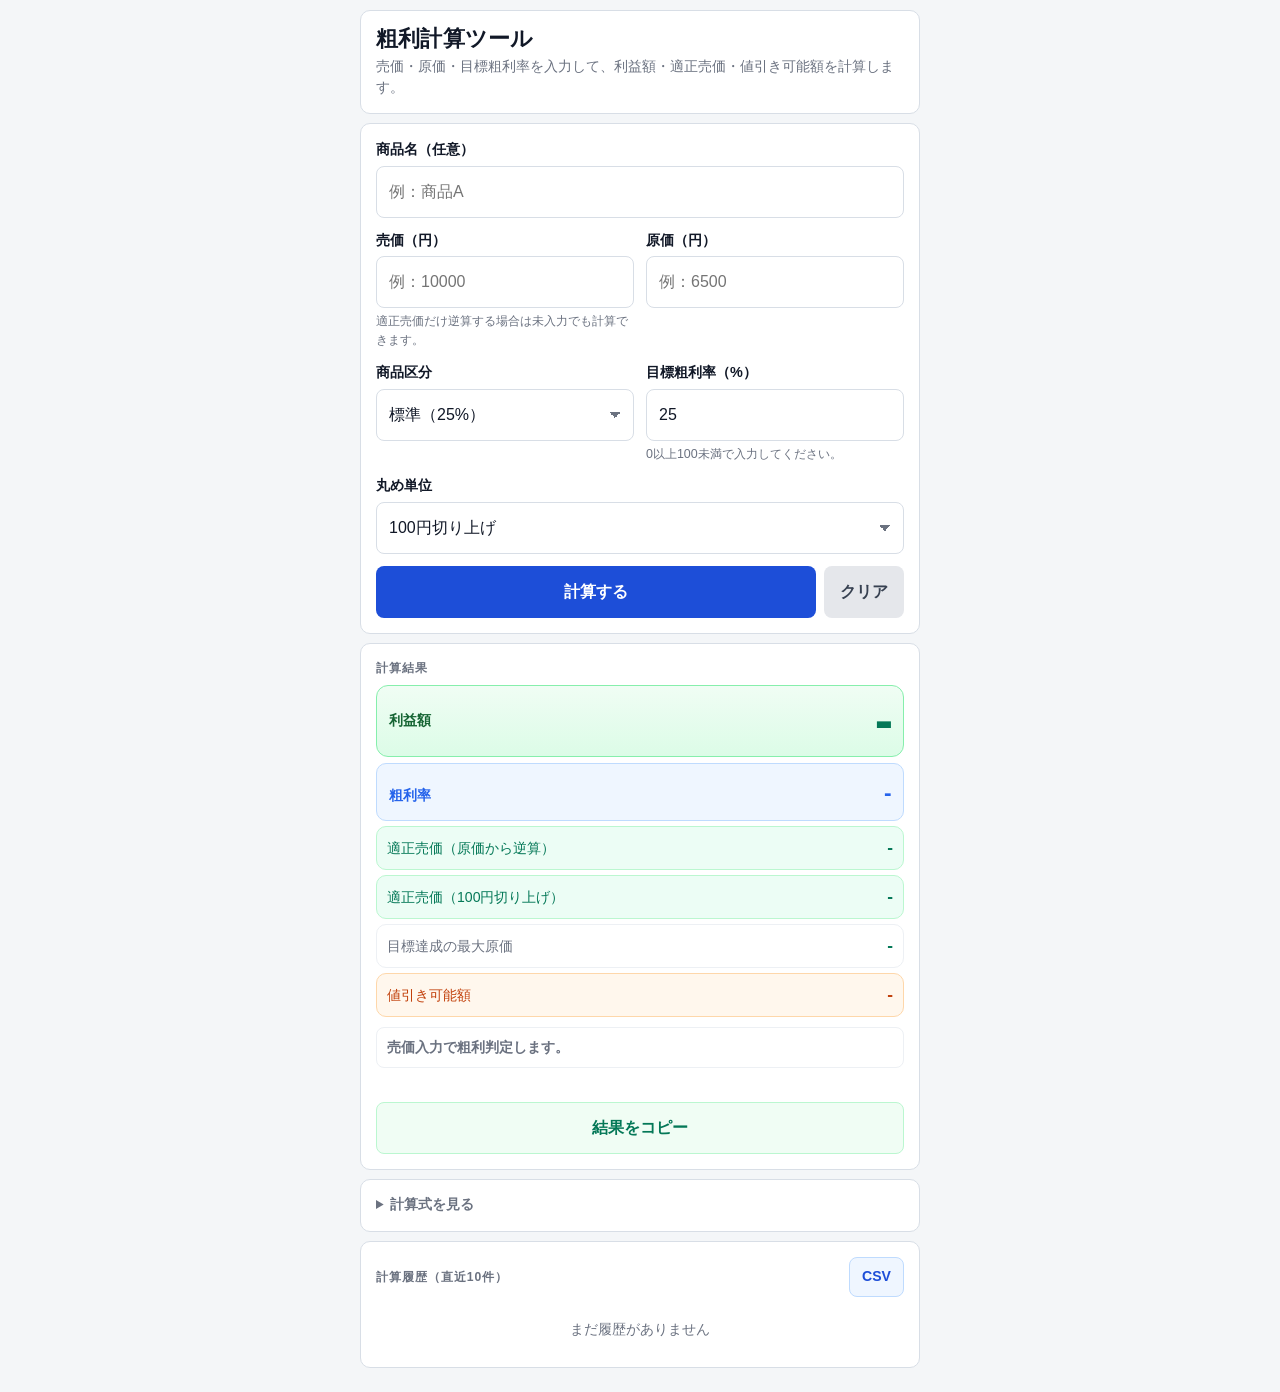
<file: index.html>
<!doctype html>
<html lang="ja">
<head>
  <meta charset="UTF-8">
  <meta name="viewport" content="width=device-width, initial-scale=1, viewport-fit=cover">
  <meta name="theme-color" content="#2563eb">
  <meta name="color-scheme" content="light">
  <meta name="description" content="iPhone Safariで使いやすい粗利計算ツール">
  <title>粗利計算ツール</title>

  <link rel="manifest" href="manifest.webmanifest">
  <link rel="icon" href="icon.svg" type="image/svg+xml">
  <link rel="apple-touch-icon" sizes="180x180" href="icon-180.png">
  <link rel="stylesheet" href="style.css?v=20260520-1">
  <meta name="apple-mobile-web-app-capable" content="yes">
  <meta name="mobile-web-app-capable" content="yes">
  <meta name="apple-mobile-web-app-status-bar-style" content="default">
  <meta name="apple-mobile-web-app-title" content="粗利計算ツール">
</head>
<body>
  <main class="container">
    <section class="card">
      <h1>粗利計算ツール</h1>
      <p class="desc">売価・原価・目標粗利率を入力して、利益額・適正売価・値引き可能額を計算します。</p>
    </section>

    <section class="card" aria-label="入力">
      <div class="grid">
        <div>
          <label for="itemName">商品名（任意）</label>
          <input id="itemName" type="text" placeholder="例：商品A" autocomplete="off">
        </div>
      </div>

      <div class="grid grid-2">
        <div>
          <label for="price">売価（円）</label>
          <input id="price" class="input-number" type="text" placeholder="例：10000" inputmode="decimal" autocomplete="off">
          <p class="hint">適正売価だけ逆算する場合は未入力でも計算できます。</p>
        </div>
        <div>
          <label for="cost">原価（円）</label>
          <input id="cost" class="input-number" type="text" placeholder="例：6500" inputmode="decimal" autocomplete="off">
        </div>
      </div>

      <div class="grid grid-2">
        <div>
          <label for="productType">商品区分</label>
          <select id="productType">
            <option value="standard" data-rate="25">標準（25%）</option>
            <option value="drum" data-rate="25">ドラム（25%）</option>
            <option value="pail" data-rate="35">ペール（35%）</option>
            <option value="large" data-rate="20">大口（20%）</option>
            <option value="general" data-rate="30">一般（30%）</option>
            <option value="tight" data-rate="40">逼迫時（40%）</option>
          </select>
        </div>
        <div>
          <label for="targetRate">目標粗利率（%）</label>
          <input id="targetRate" class="input-number" type="text" value="25" placeholder="例：25" inputmode="decimal" autocomplete="off">
          <p class="hint">0以上100未満で入力してください。</p>
        </div>
      </div>

      <div class="grid">
        <div>
          <label for="roundingUnit">丸め単位</label>
          <select id="roundingUnit">
            <option value="0">なし</option>
            <option value="100" selected>100円切り上げ</option>
            <option value="500">500円切り上げ</option>
            <option value="1000">1,000円切り上げ</option>
          </select>
        </div>
      </div>

      <div class="btn-row">
        <button id="calcBtn" class="btn-primary" type="button">計算する</button>
        <button id="clearBtn" class="btn-ghost" type="button">クリア</button>
      </div>
    </section>

    <section class="card" aria-label="計算結果">
      <p class="section-label">計算結果</p>
      <div class="row"><span class="row-label">利益額</span><span id="profit" class="value">-</span></div>
      <div class="row"><span class="row-label">粗利率</span><span id="grossRate" class="value">-</span></div>
      <div class="row"><span class="row-label">適正売価（原価から逆算）</span><span id="minSellPrice" class="value">-</span></div>
      <div class="row"><span id="roundedSellPriceLabel" class="row-label">適正売価（100円切り上げ）</span><span id="roundedSellPrice" class="value">-</span></div>
      <div class="row"><span class="row-label">目標達成の最大原価</span><span id="maxCost" class="value">-</span></div>
      <div class="row"><span class="row-label">値引き可能額</span><span id="discount" class="value">-</span></div>
      <p id="grossAlert" class="gross-alert status-neutral">売価入力で粗利判定します。</p>
      <p id="error" class="error"></p>
      <button id="copyBtn" class="btn-copy" type="button">結果をコピー</button>
    </section>

    <section class="card">
      <details>
        <summary>計算式を見る</summary>
        <div class="formula">
          ・利益額 = 売価 - 原価<br>
          ・粗利率 = (売価 - 原価) ÷ 売価 × 100<br>
          ・適正売価 = 原価 ÷ (1 - 目標粗利率)<br>
          ・最大原価 = 売価 × (1 - 目標粗利率)<br>
          ・値引き可能額 = 売価 - 適正売価
        </div>
      </details>
    </section>

    <section class="card" id="historySection" aria-label="計算履歴">
      <div class="history-header">
        <p class="section-label">計算履歴（直近10件）</p>
        <button id="csvBtn" class="btn-csv" type="button">CSV</button>
      </div>
      <div id="historyList">
        <p class="history-empty">まだ履歴がありません</p>
      </div>
    </section>
  </main>

  <div id="toast" class="toast" role="status" aria-live="polite"></div>

  <script>
    const HISTORY_KEY = 'grossCalcHistory';
    const DRAFT_KEY = 'grossCalcDraft';
    const MAX_HISTORY = 10;
    const DEFAULT_TARGET_RATE = '25';
    const DEFAULT_ROUNDING_UNIT = '100';
    const DEFAULT_PRODUCT_TYPE = 'standard';

    const priceEl = document.getElementById('price');
    const costEl = document.getElementById('cost');
    const targetRateEl = document.getElementById('targetRate');
    const productTypeEl = document.getElementById('productType');
    const roundingUnitEl = document.getElementById('roundingUnit');
    const itemNameEl = document.getElementById('itemName');

    const profitEl = document.getElementById('profit');
    const grossRateEl = document.getElementById('grossRate');
    const minSellPriceEl = document.getElementById('minSellPrice');
    const roundedSellPriceLabelEl = document.getElementById('roundedSellPriceLabel');
    const roundedSellPriceEl = document.getElementById('roundedSellPrice');
    const maxCostEl = document.getElementById('maxCost');
    const discountEl = document.getElementById('discount');
    const grossAlertEl = document.getElementById('grossAlert');
    const errorEl = document.getElementById('error');

    let lastResult = null;

    function yen(n) {
      return new Intl.NumberFormat('ja-JP', {
        style: 'currency',
        currency: 'JPY',
        maximumFractionDigits: 0
      }).format(Number.isFinite(n) ? n : 0);
    }

    function pct(n) {
      return `${n.toFixed(2)}%`;
    }

    function dateStr(ts) {
      const d = new Date(ts);
      const p = (n) => String(n).padStart(2, '0');
      return `${d.getFullYear()}/${p(d.getMonth() + 1)}/${p(d.getDate())} ${p(d.getHours())}:${p(d.getMinutes())}`;
    }

    function escHtml(s) {
      return String(s)
        .replace(/&/g, '&amp;')
        .replace(/</g, '&lt;')
        .replace(/>/g, '&gt;')
        .replace(/"/g, '&quot;');
    }

    function resetOutputs() {
      [profitEl, grossRateEl, minSellPriceEl, roundedSellPriceEl, maxCostEl, discountEl].forEach((el) => {
        el.textContent = '-';
        el.className = 'value';
      });
      grossAlertEl.textContent = '売価入力で粗利判定します。';
      grossAlertEl.className = 'gross-alert status-neutral';
      errorEl.textContent = '';
      lastResult = null;
    }

    function roundingLabel(unit) {
      const n = Number(unit);
      return n > 0 ? `${n.toLocaleString('ja-JP')}円切り上げ` : '丸めなし';
    }

    function roundUpPrice(value, unit) {
      const n = Number(unit);
      return n > 0 ? Math.ceil(value / n) * n : value;
    }

    function updateRoundingLabel() {
      roundedSellPriceLabelEl.textContent = `適正売価（${roundingLabel(roundingUnitEl.value)}）`;
    }

    function selectedProductRate() {
      return productTypeEl.selectedOptions[0]?.dataset.rate || DEFAULT_TARGET_RATE;
    }

    function hasProductType(value) {
      return Array.from(productTypeEl.options).some((opt) => opt.value === value);
    }

    function setGrossAlert(grossRate, targetPct) {
      let message = '問題なし';
      let status = 'status-ok';
      if (grossRate < 0) {
        message = '赤字です。売価見直し';
        status = 'status-danger';
      } else if (grossRate < 15) {
        message = '低粗利です。要注意';
        status = 'status-warning';
      } else if (grossRate < targetPct) {
        message = '目標未達です。再確認';
        status = 'status-warning';
      }
      grossAlertEl.textContent = message;
      grossAlertEl.className = `gross-alert ${status}`;
    }

    function calculate() {
      errorEl.textContent = '';
      const hasPrice = priceEl.value !== '';
      const hasCost = costEl.value !== '';
      const hasTargetRate = targetRateEl.value !== '';
      const roundingUnit = roundingUnitEl.value || DEFAULT_ROUNDING_UNIT;

      if (!hasCost || !hasTargetRate) {
        resetOutputs();
        errorEl.textContent = '原価と目標粗利率を入力してください。売価は任意です。';
        return;
      }

      const price = parseFloat(priceEl.value);
      const cost = parseFloat(costEl.value);
      const targetPct = parseFloat(targetRateEl.value);

      if (!Number.isFinite(cost) || !Number.isFinite(targetPct) || (hasPrice && !Number.isFinite(price))) {
        resetOutputs();
        errorEl.textContent = '数値を正しく入力してください。';
        return;
      }
      if (cost < 0) {
        resetOutputs();
        errorEl.textContent = '原価は0以上の値を入力してください。';
        return;
      }
      if (targetPct < 0 || targetPct >= 100) {
        resetOutputs();
        errorEl.textContent = '目標粗利率は0以上100未満で入力してください。';
        return;
      }
      if (hasPrice && price <= 0) {
        resetOutputs();
        errorEl.textContent = '売価を入力する場合は0より大きい値にしてください。';
        return;
      }

      const rate = targetPct / 100;
      const minSellPrice = cost / (1 - rate);
      const roundedSellPrice = roundUpPrice(minSellPrice, roundingUnit);
      updateRoundingLabel();
      minSellPriceEl.textContent = yen(minSellPrice);
      roundedSellPriceEl.textContent = yen(roundedSellPrice);

      let result = {
        name: itemNameEl.value.trim() || '-',
        price: hasPrice ? price : null,
        cost,
        targetPct,
        productType: productTypeEl.value || DEFAULT_PRODUCT_TYPE,
        roundingUnit,
        profit: null,
        grossRate: null,
        minSellPrice,
        roundedSellPrice,
        maxCost: null,
        discount: null,
        ts: Date.now()
      };

      if (hasPrice) {
        const profit = price - cost;
        const grossRate = (profit / price) * 100;
        const maxCost = price * (1 - rate);
        const discount = price - minSellPrice;
        setValue(profitEl, yen(profit), profit < 0);
        setValue(grossRateEl, pct(grossRate), grossRate < targetPct);
        setValue(maxCostEl, yen(maxCost), false);
        setValue(discountEl, yen(Math.max(0, discount)), discount < 0);
        setGrossAlert(grossRate, targetPct);
        if (discount < 0) {
          errorEl.textContent = '現在の売価では目標粗利率を満たせません（値引き余地なし）。';
        }
        result = { ...result, profit, grossRate, maxCost, discount: Math.max(0, discount) };
      } else {
        grossAlertEl.textContent = '売価入力で粗利判定します。';
        grossAlertEl.className = 'gross-alert status-neutral';
      }

      lastResult = result;
      addToHistory(result);
      renderHistory();
      saveDraft();
    }

    function setValue(el, value, isNg) {
      el.textContent = value;
      el.className = `value${isNg ? ' ng' : ''}`;
    }

    function loadHistory() {
      try {
        const parsed = JSON.parse(localStorage.getItem(HISTORY_KEY) || '[]');
        return Array.isArray(parsed) ? parsed : [];
      } catch {
        return [];
      }
    }

    function addToHistory(entry) {
      const h = loadHistory();
      const next = h.filter((item) => !isSameHistory(item, entry));
      next.unshift(entry);
      localStorage.setItem(HISTORY_KEY, JSON.stringify(next.slice(0, MAX_HISTORY)));
    }

    function normalizedHistoryValue(value) {
      if (value === null || value === undefined || value === '') return '';
      const n = Number(value);
      return Number.isFinite(n) ? String(n) : String(value);
    }

    function historyProductType(item) {
      return hasProductType(item.productType) ? item.productType : DEFAULT_PRODUCT_TYPE;
    }

    function historyRoundingUnit(item) {
      return item.roundingUnit === undefined || item.roundingUnit === null || item.roundingUnit === ''
        ? DEFAULT_ROUNDING_UNIT
        : String(item.roundingUnit);
    }

    function isSameHistory(a, b) {
      return normalizedHistoryValue(a.price) === normalizedHistoryValue(b.price)
        && normalizedHistoryValue(a.cost) === normalizedHistoryValue(b.cost)
        && normalizedHistoryValue(a.targetPct) === normalizedHistoryValue(b.targetPct)
        && historyProductType(a) === historyProductType(b)
        && historyRoundingUnit(a) === historyRoundingUnit(b);
    }

    function renderHistory() {
      const h = loadHistory();
      const el = document.getElementById('historyList');
      if (!h.length) {
        el.innerHTML = '<p class="history-empty">まだ履歴がありません</p>';
        return;
      }
      el.innerHTML = h.map((r) => `
        <div class="hist-item">
          <div class="hist-name">${escHtml(r.name || '-')}</div>
          <div class="hist-meta">
            ${r.price === null || r.price === undefined ? '' : `<span>売価 ${yen(r.price)}</span>`}
            <span>原価 ${yen(r.cost)}</span>
            <span>目標 ${pct(Number(r.targetPct || 0))}</span>
            ${r.grossRate === null || r.grossRate === undefined ? '' : `<span>粗利率 <span class="hist-highlight">${pct(r.grossRate)}</span></span>`}
            <span>適正売価 <span class="hist-highlight">${yen(r.minSellPrice)}</span></span>
          </div>
          <div class="hist-time">${dateStr(r.ts || Date.now())}</div>
        </div>
      `).join('');
    }

    function saveDraft() {
      try {
        localStorage.setItem(DRAFT_KEY, JSON.stringify({
          name: itemNameEl.value,
          price: priceEl.value,
          cost: costEl.value,
          targetRate: targetRateEl.value || DEFAULT_TARGET_RATE,
          productType: productTypeEl.value || DEFAULT_PRODUCT_TYPE,
          roundingUnit: roundingUnitEl.value || DEFAULT_ROUNDING_UNIT
        }));
      } catch {
        // localStorageが使えない場合も計算は継続する。
      }
    }

    function restoreDraft() {
      try {
        const draft = JSON.parse(localStorage.getItem(DRAFT_KEY) || 'null');
        if (!draft) return;
        itemNameEl.value = draft.name || '';
        priceEl.value = draft.price || '';
        costEl.value = draft.cost || '';
        targetRateEl.value = draft.targetRate || DEFAULT_TARGET_RATE;
        productTypeEl.value = hasProductType(draft.productType) ? draft.productType : DEFAULT_PRODUCT_TYPE;
        roundingUnitEl.value = draft.roundingUnit || DEFAULT_ROUNDING_UNIT;
      } catch {
        // 不正な下書きは無視する。
      }
      if (!targetRateEl.value) targetRateEl.value = DEFAULT_TARGET_RATE;
      updateRoundingLabel();
    }

    function buildResultText(r) {
      return [
        r.name !== '-' ? `商品名：${r.name}` : null,
        r.price === null || r.price === undefined ? null : `売価：${yen(r.price)}`,
        `原価：${yen(r.cost)}`,
        `目標粗利率：${pct(r.targetPct)}`,
        '────────────────',
        r.profit === null || r.profit === undefined ? null : `利益額：${yen(r.profit)}`,
        r.grossRate === null || r.grossRate === undefined ? null : `粗利率：${pct(r.grossRate)}`,
        `適正売価：${yen(r.minSellPrice)}`,
        `適正売価（${roundingLabel(r.roundingUnit || DEFAULT_ROUNDING_UNIT)}）：${yen(r.roundedSellPrice)}`,
        r.maxCost === null || r.maxCost === undefined ? null : `最大原価：${yen(r.maxCost)}`,
        r.discount === null || r.discount === undefined ? null : `値引き可能額：${yen(r.discount)}`
      ].filter(Boolean).join('\n');
    }

    document.getElementById('copyBtn').addEventListener('click', () => {
      if (!lastResult) {
        showToast('先に計算してください');
        return;
      }
      const text = buildResultText(lastResult);
      if (navigator.clipboard?.writeText) {
        navigator.clipboard.writeText(text).then(() => showToast('コピーしました')).catch(() => fallbackCopy(text));
      } else {
        fallbackCopy(text);
      }
    });

    function fallbackCopy(text) {
      const area = document.createElement('textarea');
      area.value = text;
      area.style.position = 'fixed';
      area.style.left = '-9999px';
      document.body.appendChild(area);
      area.focus();
      area.select();
      try {
        document.execCommand('copy');
        showToast('コピーしました');
      } catch {
        showToast('コピーに失敗しました');
      }
      area.remove();
    }

    document.getElementById('csvBtn').addEventListener('click', () => {
      const h = loadHistory();
      if (!h.length) {
        showToast('履歴がありません');
        return;
      }
      const header = '商品名,売価,原価,目標粗利率(%),粗利率(%),利益額,適正売価,適正売価100円単位,最大原価,値引き可能額,計算日時';
      const rows = h.map((r) => [
        `"${String(r.name || '-').replace(/"/g, '""')}"`,
        r.price ?? '',
        r.cost ?? '',
        r.targetPct ?? '',
        r.grossRate === null || r.grossRate === undefined ? '' : r.grossRate.toFixed(2),
        r.profit === null || r.profit === undefined ? '' : Math.round(r.profit),
        Math.round(r.minSellPrice || 0),
        Math.round(r.roundedSellPrice || r.minSellPrice || 0),
        r.maxCost === null || r.maxCost === undefined ? '' : Math.round(r.maxCost),
        r.discount === null || r.discount === undefined ? '' : Math.round(r.discount),
        dateStr(r.ts || Date.now())
      ].join(','));
      const csv = '\uFEFF' + [header, ...rows].join('\r\n');
      const blob = new Blob([csv], { type: 'text/csv;charset=utf-8' });
      const url = URL.createObjectURL(blob);
      const a = document.createElement('a');
      a.href = url;
      a.download = `粗利計算_${new Date().toISOString().slice(0, 10)}.csv`;
      a.click();
      URL.revokeObjectURL(url);
    });

    let toastTimer = null;
    function showToast(msg) {
      const t = document.getElementById('toast');
      t.textContent = msg;
      t.classList.add('show');
      clearTimeout(toastTimer);
      toastTimer = setTimeout(() => t.classList.remove('show'), 2200);
    }

    document.getElementById('clearBtn').addEventListener('click', () => {
      itemNameEl.value = '';
      priceEl.value = '';
      costEl.value = '';
      targetRateEl.value = DEFAULT_TARGET_RATE;
      productTypeEl.value = DEFAULT_PRODUCT_TYPE;
      roundingUnitEl.value = DEFAULT_ROUNDING_UNIT;
      updateRoundingLabel();
      resetOutputs();
      saveDraft();
    });

    productTypeEl.addEventListener('change', () => {
      targetRateEl.value = selectedProductRate();
      saveDraft();
    });

    roundingUnitEl.addEventListener('change', () => {
      updateRoundingLabel();
      saveDraft();
    });

    [itemNameEl, priceEl, costEl, targetRateEl, productTypeEl, roundingUnitEl].forEach((el) => {
      el.addEventListener('input', saveDraft);
      el.addEventListener('keydown', (e) => {
        if (e.key === 'Enter') calculate();
      });
    });

    document.getElementById('calcBtn').addEventListener('click', calculate);

    resetOutputs();
    restoreDraft();
    if (!targetRateEl.value) targetRateEl.value = DEFAULT_TARGET_RATE;
    updateRoundingLabel();
    renderHistory();
  </script>
</body>
</html>
</file>
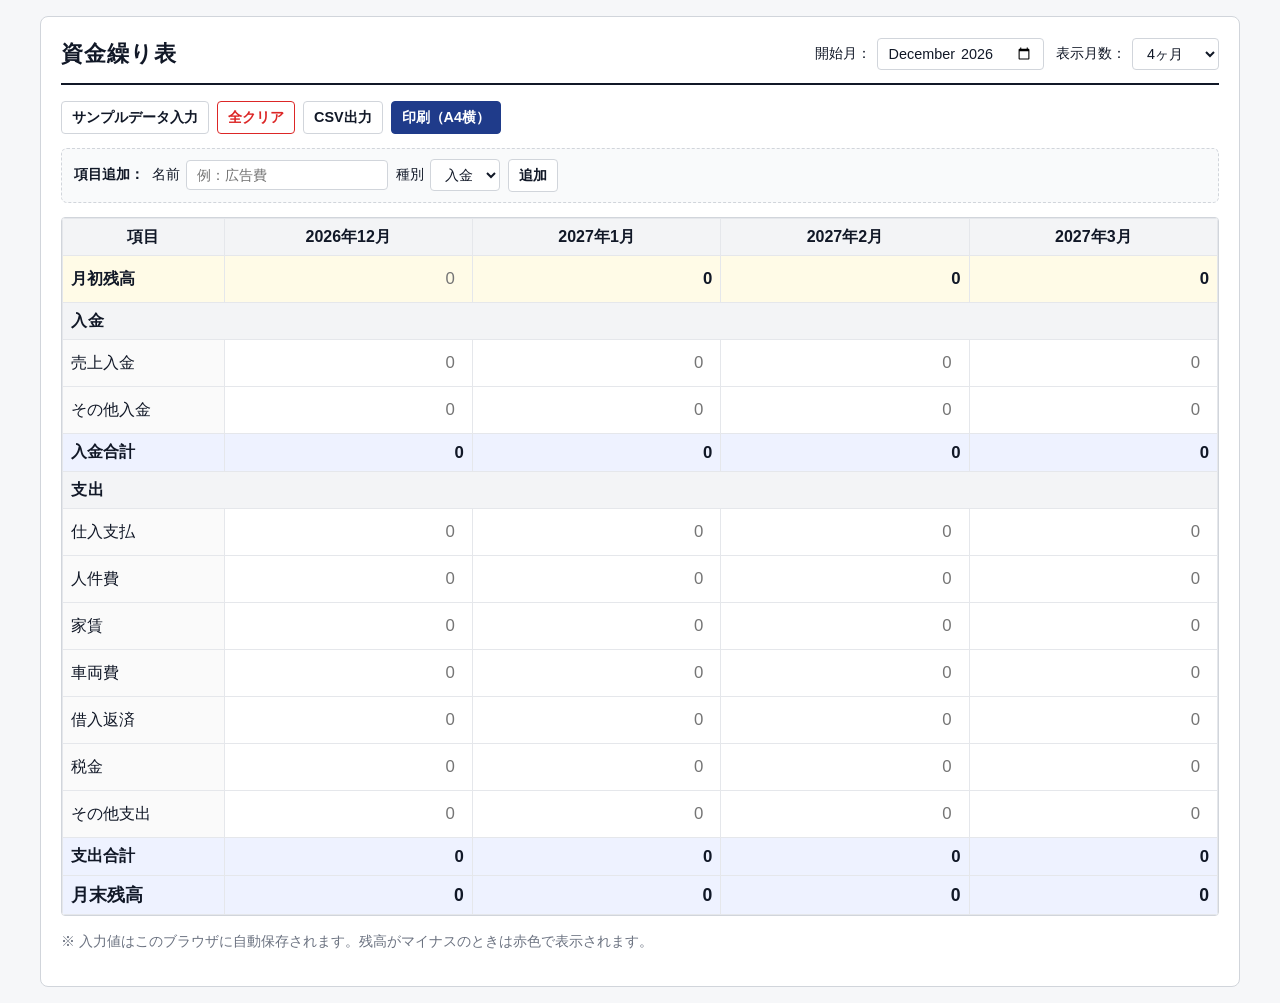
<file: cashflow.html>
<!doctype html>
<html lang="ja">
<head>
  <meta charset="UTF-8" />
  <meta name="viewport" content="width=device-width, initial-scale=1.0" />
  <title>資金繰り表（4ヶ月）</title>
  <meta name="apple-mobile-web-app-capable" content="yes">
  <meta name="apple-mobile-web-app-title" content="資金繰り表">
  <style>
    /* ===== 配色・基本変数 ===== */
    :root {
      --bg: #f6f7f9;
      --surface: #ffffff;
      --text: #111827;
      --muted: #6b7280;
      --border: #d1d5db;
      --grid: #e5e7eb;
      --primary: #1f3b8a;
      --primary-hover: #16306d;
      --section-bg: #f3f4f6;
      --total-bg: #eef2ff;
      --opening-bg: #fffbe7;
      --negative: #dc2626;
      --negative-bg: #fef2f2;
    }

    * { box-sizing: border-box; }

    body {
      margin: 0;
      font-family: "Yu Gothic UI", "Hiragino Kaku Gothic ProN", Meiryo, "MS PGothic", sans-serif;
      color: var(--text);
      background: var(--bg);
      line-height: 1.5;
      padding: 16px;
    }

    .app {
      max-width: 1200px;
      margin: 0 auto;
      background: var(--surface);
      border: 1px solid var(--border);
      border-radius: 8px;
      padding: 20px;
    }

    /* ===== ヘッダ ===== */
    header.app-header {
      display: flex;
      flex-wrap: wrap;
      justify-content: space-between;
      align-items: center;
      gap: 12px;
      margin-bottom: 16px;
      padding-bottom: 12px;
      border-bottom: 2px solid var(--text);
    }

    h1 {
      margin: 0;
      font-size: 1.4rem;
      letter-spacing: 0.05em;
    }

    .meta {
      display: flex;
      flex-wrap: wrap;
      gap: 12px;
      align-items: center;
      font-size: 0.9rem;
      color: var(--muted);
    }

    .meta label {
      display: flex;
      gap: 6px;
      align-items: center;
      color: var(--text);
    }

    /* ===== ツールバー ===== */
    .toolbar {
      display: flex;
      flex-wrap: wrap;
      gap: 8px;
      margin-bottom: 14px;
    }

    button, select, input[type="month"], input[type="text"] {
      font-family: inherit;
      font-size: 0.9rem;
      padding: 6px 10px;
      border: 1px solid var(--border);
      border-radius: 4px;
      background: #fff;
      color: var(--text);
    }

    button { font-weight: 600; cursor: pointer; }
    button:hover { background: #f3f4f6; }

    button.primary {
      background: var(--primary);
      color: #fff;
      border-color: var(--primary);
    }
    button.primary:hover { background: var(--primary-hover); }

    button.danger {
      background: #fff;
      color: var(--negative);
      border-color: var(--negative);
    }
    button.danger:hover { background: var(--negative-bg); }

    /* ===== 項目追加フォーム ===== */
    .add-item-form {
      display: flex;
      flex-wrap: wrap;
      gap: 8px;
      align-items: center;
      margin-bottom: 14px;
      padding: 10px 12px;
      background: #f9fafb;
      border: 1px dashed var(--border);
      border-radius: 6px;
      font-size: 0.9rem;
    }

    .add-item-form label {
      display: flex;
      gap: 6px;
      align-items: center;
    }

    .add-item-form input[type="text"] { min-width: 160px; }

    /* ===== 表 ===== */
    .table-wrap {
      overflow-x: auto;
      border: 1px solid var(--border);
      border-radius: 4px;
    }

    table {
      width: 100%;
      border-collapse: collapse;
      min-width: 720px;
      background: #fff;
    }

    th, td {
      border: 1px solid var(--grid);
      padding: 6px 8px;
      text-align: right;
      vertical-align: middle;
    }

    thead th {
      background: var(--section-bg);
      font-weight: 700;
      text-align: center;
      white-space: nowrap;
    }

    tbody th {
      text-align: left;
      background: #fafafa;
      font-weight: 500;
      white-space: nowrap;
      min-width: 160px;
      position: sticky;
      left: 0;
      z-index: 1;
    }

    tr.section-header th {
      background: var(--section-bg);
      text-align: left;
      font-weight: 700;
      letter-spacing: 0.05em;
    }

    tr.total th, tr.total td {
      background: var(--total-bg);
      font-weight: 700;
    }

    tr.opening th, tr.opening td {
      background: var(--opening-bg);
      font-weight: 600;
    }

    tr.closing th, tr.closing td {
      background: var(--total-bg);
      font-weight: 700;
      font-size: 1.1em;
    }

    /* セル内入力欄（数字を大きめに） */
    td input[type="number"] {
      width: 100%;
      padding: 6px 8px;
      border: 1px solid transparent;
      border-radius: 3px;
      font-size: 1.05em;
      font-family: inherit;
      text-align: right;
      background: transparent;
      color: var(--text);
      -moz-appearance: textfield;
    }
    td input[type="number"]::-webkit-outer-spin-button,
    td input[type="number"]::-webkit-inner-spin-button {
      -webkit-appearance: none;
      margin: 0;
    }
    td input[type="number"]:focus {
      outline: none;
      border-color: var(--primary);
      background: #fff;
    }
    td input[type="number"]:hover { border-color: var(--border); }

    td.derived {
      font-size: 1.05em;
      font-variant-numeric: tabular-nums;
    }

    /* マイナス時の強調 */
    .negative {
      color: var(--negative) !important;
      background: var(--negative-bg) !important;
    }

    /* 項目ラベル＋削除ボタン */
    .item-label {
      display: flex;
      justify-content: space-between;
      align-items: center;
      gap: 8px;
    }
    .remove-btn {
      border: none;
      background: transparent;
      color: var(--muted);
      cursor: pointer;
      font-size: 1.1em;
      padding: 0 4px;
      font-weight: 700;
    }
    .remove-btn:hover { color: var(--negative); background: transparent; }

    footer {
      margin-top: 16px;
      font-size: 0.85rem;
      color: var(--muted);
    }

    /* ===== レスポンシブ（スマホ） ===== */
    @media (max-width: 720px) {
      body { padding: 8px; }
      .app { padding: 12px; }
      h1 { font-size: 1.15rem; }
      th, td { padding: 4px 6px; font-size: 0.9rem; }
      tbody th { min-width: 120px; }
    }

    /* ===== 印刷（A4横） ===== */
    @media print {
      @page { size: A4 landscape; margin: 10mm; }
      body { background: #fff; padding: 0; }
      .app { border: none; padding: 0; max-width: none; border-radius: 0; }
      .toolbar,
      .add-item-form,
      .meta,
      .remove-btn,
      footer {
        display: none !important;
      }
      header.app-header { border-bottom: 2px solid #000; }
      .table-wrap { overflow: visible; border: none; }
      table { min-width: 0; font-size: 10pt; width: 100%; }
      th, td { border: 1px solid #000; }
      tbody th { position: static; }
      thead th,
      tr.opening th, tr.opening td,
      tr.section-header th,
      tr.total th, tr.total td,
      tr.closing th, tr.closing td {
        background: #eee !important;
        -webkit-print-color-adjust: exact;
        print-color-adjust: exact;
      }
      .negative {
        background: #fff !important;
        color: #000 !important;
        font-weight: 700;
        text-decoration: underline;
      }
    }
  </style>
</head>
<body>
  <div class="app">
    <header class="app-header">
      <h1>資金繰り表</h1>
      <div class="meta">
        <label>開始月：<input type="month" id="startMonth"></label>
        <label>表示月数：
          <select id="monthCount">
            <option value="4">4ヶ月</option>
            <option value="6">6ヶ月</option>
            <option value="12">12ヶ月</option>
          </select>
        </label>
      </div>
    </header>

    <div class="toolbar">
      <button id="sampleBtn">サンプルデータ入力</button>
      <button id="clearBtn" class="danger">全クリア</button>
      <button id="csvBtn">CSV出力</button>
      <button id="printBtn" class="primary">印刷（A4横）</button>
    </div>

    <div class="add-item-form">
      <strong>項目追加：</strong>
      <label>名前
        <input type="text" id="newItemLabel" placeholder="例：広告費" maxlength="20">
      </label>
      <label>種別
        <select id="newItemType">
          <option value="income">入金</option>
          <option value="expense">支出</option>
        </select>
      </label>
      <button id="addItemBtn">追加</button>
    </div>

    <div class="table-wrap">
      <table id="cashflow"></table>
    </div>

    <footer>
      <p>※ 入力値はこのブラウザに自動保存されます。残高がマイナスのときは赤色で表示されます。</p>
    </footer>
  </div>

  <script>
    /* =========================================================
     * 資金繰り表ツール（単一HTML / 外部ライブラリなし）
     * - 月数（state.monthCount）を変えるだけで6ヶ月版・12ヶ月版にも拡張可能
     * - 既定項目は DEFAULT_ITEMS、ユーザー追加項目は removable: true で保持
     * ========================================================= */

    // ===== 永続化キー =====
    const STORAGE_KEY = 'cashflow-v1';

    // ===== 既定の項目（削除不可） =====
    const DEFAULT_ITEMS = [
      // 入金
      { key: 'sales',         label: '売上入金',     type: 'income',  removable: false },
      { key: 'other_income',  label: 'その他入金',   type: 'income',  removable: false },
      // 支出
      { key: 'purchase',      label: '仕入支払',     type: 'expense', removable: false },
      { key: 'labor',         label: '人件費',       type: 'expense', removable: false },
      { key: 'rent',          label: '家賃',         type: 'expense', removable: false },
      { key: 'vehicle',       label: '車両費',       type: 'expense', removable: false },
      { key: 'loan',          label: '借入返済',     type: 'expense', removable: false },
      { key: 'tax',           label: '税金',         type: 'expense', removable: false },
      { key: 'other_expense', label: 'その他支出',   type: 'expense', removable: false },
    ];

    // ===== アプリ状態 =====
    const state = {
      monthCount: 4,                                  // 表示月数（4 / 6 / 12）
      startYear: new Date().getFullYear(),
      startMonth: new Date().getMonth() + 1,          // 1-12
      openingBalance: 0,                              // 1ヶ月目の月初残高（以降は自動）
      items: deepClone(DEFAULT_ITEMS),
      values: {},                                     // values[itemKey][monthIndex] = number
    };

    // ===== ユーティリティ =====
    function deepClone(obj) { return JSON.parse(JSON.stringify(obj)); }

    function formatYen(n) {
      if (!Number.isFinite(n)) n = 0;
      return new Intl.NumberFormat('ja-JP').format(Math.round(n));
    }

    function getMonthLabel(i) {
      // 開始年月から i ヶ月後の表示文字列
      const m0 = state.startMonth - 1 + i;
      const y = state.startYear + Math.floor(m0 / 12);
      const m = (m0 % 12 + 12) % 12 + 1;
      return `${y}年${m}月`;
    }

    function getValue(key, monthIndex) {
      return state.values[key]?.[monthIndex] ?? 0;
    }

    function setValue(key, monthIndex, value) {
      if (!state.values[key]) state.values[key] = {};
      state.values[key][monthIndex] = value;
    }

    function parseNumber(s) {
      if (s === '' || s == null) return 0;
      const n = Number(String(s).replace(/,/g, ''));
      return Number.isFinite(n) ? n : 0;
    }

    function escapeHtml(s) {
      return String(s).replace(/[&<>"']/g, c =>
        ({ '&': '&amp;', '<': '&lt;', '>': '&gt;', '"': '&quot;', "'": '&#39;' }[c]));
    }

    // ===== 集計 =====
    // 各月の {opening, income, expense, closing} を返す
    function computeMonthly() {
      const result = [];
      let prevClosing = state.openingBalance;
      for (let m = 0; m < state.monthCount; m++) {
        const opening = (m === 0) ? state.openingBalance : prevClosing;
        let income = 0, expense = 0;
        for (const item of state.items) {
          const v = getValue(item.key, m);
          if (item.type === 'income') income += v;
          else expense += v;
        }
        const closing = opening + income - expense;
        result.push({ opening, income, expense, closing });
        prevClosing = closing;
      }
      return result;
    }

    // ===== 描画 =====
    function render() {
      const table = document.getElementById('cashflow');
      const totals = computeMonthly();

      // ヘッダ行
      let html = '<thead><tr><th>項目</th>';
      for (let m = 0; m < state.monthCount; m++) {
        html += `<th>${getMonthLabel(m)}</th>`;
      }
      html += '</tr></thead><tbody>';

      // 月初残高行（先頭月のみ入力、以降は自動反映）
      html += '<tr class="opening"><th>月初残高</th>';
      for (let m = 0; m < state.monthCount; m++) {
        if (m === 0) {
          html += `<td><input type="number" inputmode="numeric" data-role="opening" value="${state.openingBalance || ''}" placeholder="0"></td>`;
        } else {
          const v = totals[m].opening;
          const cls = v < 0 ? 'derived negative' : 'derived';
          html += `<td class="${cls}" data-derived="opening" data-month="${m}">${formatYen(v)}</td>`;
        }
      }
      html += '</tr>';

      // 入金セクション
      html += `<tr class="section-header"><th colspan="${state.monthCount + 1}">入金</th></tr>`;
      for (const item of state.items.filter(i => i.type === 'income')) {
        html += renderItemRow(item);
      }
      // 入金合計行
      html += '<tr class="total"><th>入金合計</th>';
      for (let m = 0; m < state.monthCount; m++) {
        html += `<td class="derived" data-derived="income" data-month="${m}">${formatYen(totals[m].income)}</td>`;
      }
      html += '</tr>';

      // 支出セクション
      html += `<tr class="section-header"><th colspan="${state.monthCount + 1}">支出</th></tr>`;
      for (const item of state.items.filter(i => i.type === 'expense')) {
        html += renderItemRow(item);
      }
      // 支出合計行
      html += '<tr class="total"><th>支出合計</th>';
      for (let m = 0; m < state.monthCount; m++) {
        html += `<td class="derived" data-derived="expense" data-month="${m}">${formatYen(totals[m].expense)}</td>`;
      }
      html += '</tr>';

      // 月末残高行（マイナス時は赤）
      html += '<tr class="closing"><th>月末残高</th>';
      for (let m = 0; m < state.monthCount; m++) {
        const v = totals[m].closing;
        const cls = v < 0 ? 'derived negative' : 'derived';
        html += `<td class="${cls}" data-derived="closing" data-month="${m}">${formatYen(v)}</td>`;
      }
      html += '</tr>';

      html += '</tbody>';
      table.innerHTML = html;

      attachInputListeners();
    }

    // 項目1行分のHTMLを返す
    function renderItemRow(item) {
      const removeHtml = item.removable
        ? `<button class="remove-btn" title="この項目を削除" data-remove="${item.key}">×</button>`
        : '';
      let row = `<tr><th><span class="item-label"><span>${escapeHtml(item.label)}</span>${removeHtml}</span></th>`;
      for (let m = 0; m < state.monthCount; m++) {
        const v = getValue(item.key, m);
        row += `<td><input type="number" inputmode="numeric" data-key="${item.key}" data-month="${m}" value="${v || ''}" placeholder="0"></td>`;
      }
      row += '</tr>';
      return row;
    }

    // ===== 入力ハンドラ =====
    function attachInputListeners() {
      const table = document.getElementById('cashflow');

      // 月初残高（1ヶ月目のみ）
      const openingInput = table.querySelector('input[data-role="opening"]');
      if (openingInput) {
        openingInput.addEventListener('input', e => {
          state.openingBalance = parseNumber(e.target.value);
          updateDerivedCells();
          save();
        });
      }

      // 各項目
      table.querySelectorAll('input[data-key]').forEach(input => {
        input.addEventListener('input', e => {
          const key = e.target.dataset.key;
          const m = Number(e.target.dataset.month);
          setValue(key, m, parseNumber(e.target.value));
          updateDerivedCells();
          save();
        });
      });

      // 削除ボタン
      table.querySelectorAll('button[data-remove]').forEach(btn => {
        btn.addEventListener('click', () => {
          const key = btn.dataset.remove;
          const target = state.items.find(i => i.key === key);
          if (!target) return;
          if (!confirm(`項目「${target.label}」を削除します。よろしいですか？`)) return;
          state.items = state.items.filter(i => i.key !== key);
          delete state.values[key];
          save();
          render();
        });
      });
    }

    // 入力中の再描画はフォーカスを失うため、計算結果セルだけを更新する
    function updateDerivedCells() {
      const totals = computeMonthly();
      const table = document.getElementById('cashflow');

      for (let m = 0; m < state.monthCount; m++) {
        // 月初残高（2ヶ月目以降）
        if (m > 0) {
          const cell = table.querySelector(`td[data-derived="opening"][data-month="${m}"]`);
          if (cell) {
            cell.textContent = formatYen(totals[m].opening);
            cell.classList.toggle('negative', totals[m].opening < 0);
          }
        }
        // 入金合計
        const inc = table.querySelector(`td[data-derived="income"][data-month="${m}"]`);
        if (inc) inc.textContent = formatYen(totals[m].income);
        // 支出合計
        const exp = table.querySelector(`td[data-derived="expense"][data-month="${m}"]`);
        if (exp) exp.textContent = formatYen(totals[m].expense);
        // 月末残高
        const cls = table.querySelector(`td[data-derived="closing"][data-month="${m}"]`);
        if (cls) {
          cls.textContent = formatYen(totals[m].closing);
          cls.classList.toggle('negative', totals[m].closing < 0);
        }
      }
    }

    // ===== ツールバー操作 =====
    function addItem() {
      const labelInput = document.getElementById('newItemLabel');
      const typeSelect = document.getElementById('newItemType');
      const label = labelInput.value.trim();
      if (!label) {
        alert('項目名を入力してください。');
        labelInput.focus();
        return;
      }
      const key = 'custom_' + Date.now() + '_' + Math.floor(Math.random() * 1000);
      state.items.push({ key, label, type: typeSelect.value, removable: true });
      labelInput.value = '';
      save();
      render();
    }

    // 4ヶ月分のサンプル数値（5ヶ月目以降は0）
    function loadSample() {
      state.openingBalance = 1500000;
      const sample = {
        sales:         [2800000, 3100000, 2700000, 3300000],
        other_income:  [  50000,       0,  100000,       0],
        purchase:      [1200000, 1350000, 1180000, 1450000],
        labor:         [ 800000,  800000,  850000,  850000],
        rent:          [ 180000,  180000,  180000,  180000],
        vehicle:       [  40000,   35000,   60000,   30000],
        loan:          [ 120000,  120000,  120000,  120000],
        tax:           [      0,       0,  250000,       0],
        other_expense: [  80000,   90000,   70000,  100000],
      };
      state.values = {};
      for (const key in sample) {
        state.values[key] = {};
        sample[key].forEach((v, i) => {
          if (i < state.monthCount) state.values[key][i] = v;
        });
      }
      save();
      render();
    }

    function clearAll() {
      if (!confirm('入力値・追加項目を全てクリアします。よろしいですか？')) return;
      state.openingBalance = 0;
      state.values = {};
      state.items = deepClone(DEFAULT_ITEMS);
      save();
      render();
    }

    function exportCsv() {
      const totals = computeMonthly();
      const rows = [];

      // ヘッダ
      const header = ['項目'];
      for (let m = 0; m < state.monthCount; m++) header.push(getMonthLabel(m));
      rows.push(header);

      // 月初残高
      const openingRow = ['月初残高'];
      for (let m = 0; m < state.monthCount; m++) openingRow.push(totals[m].opening);
      rows.push(openingRow);

      // 入金
      rows.push(['＜入金＞']);
      for (const item of state.items.filter(i => i.type === 'income')) {
        const r = [item.label];
        for (let m = 0; m < state.monthCount; m++) r.push(getValue(item.key, m));
        rows.push(r);
      }
      const incomeRow = ['入金合計'];
      for (let m = 0; m < state.monthCount; m++) incomeRow.push(totals[m].income);
      rows.push(incomeRow);

      // 支出
      rows.push(['＜支出＞']);
      for (const item of state.items.filter(i => i.type === 'expense')) {
        const r = [item.label];
        for (let m = 0; m < state.monthCount; m++) r.push(getValue(item.key, m));
        rows.push(r);
      }
      const expenseRow = ['支出合計'];
      for (let m = 0; m < state.monthCount; m++) expenseRow.push(totals[m].expense);
      rows.push(expenseRow);

      // 月末残高
      const closingRow = ['月末残高'];
      for (let m = 0; m < state.monthCount; m++) closingRow.push(totals[m].closing);
      rows.push(closingRow);

      const csv = rows.map(r => r.map(csvEscape).join(',')).join('\r\n');
      // ExcelでもUTF-8として開けるようBOM付与
      const blob = new Blob(['﻿' + csv], { type: 'text/csv;charset=utf-8' });
      const url = URL.createObjectURL(blob);
      const a = document.createElement('a');
      a.href = url;
      a.download = `cashflow_${state.startYear}-${String(state.startMonth).padStart(2, '0')}_${state.monthCount}m.csv`;
      document.body.appendChild(a);
      a.click();
      document.body.removeChild(a);
      setTimeout(() => URL.revokeObjectURL(url), 1000);
    }

    function csvEscape(v) {
      const s = String(v ?? '');
      if (/[",\r\n]/.test(s)) return '"' + s.replace(/"/g, '""') + '"';
      return s;
    }

    // ===== 永続化 =====
    function save() {
      try {
        localStorage.setItem(STORAGE_KEY, JSON.stringify({
          monthCount: state.monthCount,
          startYear: state.startYear,
          startMonth: state.startMonth,
          openingBalance: state.openingBalance,
          items: state.items,
          values: state.values,
        }));
      } catch (e) { /* localStorage不可の環境では無視 */ }
    }

    function load() {
      try {
        const raw = localStorage.getItem(STORAGE_KEY);
        if (!raw) return;
        const data = JSON.parse(raw);
        if (Number.isFinite(data.monthCount)) state.monthCount = data.monthCount;
        if (Number.isFinite(data.startYear)) state.startYear = data.startYear;
        if (Number.isFinite(data.startMonth)) state.startMonth = data.startMonth;
        if (Number.isFinite(data.openingBalance)) state.openingBalance = data.openingBalance;
        if (Array.isArray(data.items) && data.items.length > 0) state.items = data.items;
        if (data.values && typeof data.values === 'object') state.values = data.values;
      } catch (e) { /* 不正データは初期値を使用 */ }
    }

    // ===== 初期化 =====
    function init() {
      load();

      // 開始月セレクタ
      const startMonthEl = document.getElementById('startMonth');
      startMonthEl.value = `${state.startYear}-${String(state.startMonth).padStart(2, '0')}`;
      startMonthEl.addEventListener('change', e => {
        const v = e.target.value; // "YYYY-MM"
        if (!v) return;
        const [y, m] = v.split('-').map(Number);
        state.startYear = y;
        state.startMonth = m;
        save();
        render();
      });

      // 月数セレクタ（4 / 6 / 12 へ拡張可能）
      const monthCountEl = document.getElementById('monthCount');
      monthCountEl.value = String(state.monthCount);
      monthCountEl.addEventListener('change', e => {
        state.monthCount = Number(e.target.value);
        save();
        render();
      });

      // ツールバー
      document.getElementById('sampleBtn').addEventListener('click', loadSample);
      document.getElementById('clearBtn').addEventListener('click', clearAll);
      document.getElementById('csvBtn').addEventListener('click', exportCsv);
      document.getElementById('printBtn').addEventListener('click', () => window.print());

      // 項目追加
      document.getElementById('addItemBtn').addEventListener('click', addItem);
      document.getElementById('newItemLabel').addEventListener('keydown', e => {
        if (e.key === 'Enter') addItem();
      });

      render();
    }

    init();
  </script>
</body>
</html>
</file>
<file: style.css>
:root {
  --bg: #f4f6f8;
  --card: #ffffff;
  --text: #111827;
  --muted: #6b7280;
  --primary: #1d4ed8;
  --primary-dark: #1e40af;
  --border: #d8dee6;
  --border-soft: #edf0f4;
  --blue: #2563eb;
  --blue-soft: #eff6ff;
  --green: #047857;
  --green-soft: #ecfdf5;
  --orange: #c2410c;
  --orange-soft: #fff7ed;
  --ok: #047857;
  --ng: #dc2626;
  --soft: #f8fafc;
  font-family: "Yu Gothic UI", "Hiragino Kaku Gothic ProN", Meiryo, sans-serif;
}

* {
  box-sizing: border-box;
}

html {
  -webkit-text-size-adjust: 100%;
}

body {
  margin: 0;
  color: var(--text);
  background: var(--bg);
  line-height: 1.5;
  padding: calc(10px + env(safe-area-inset-top)) 10px calc(24px + env(safe-area-inset-bottom));
}

button,
input,
select {
  font: inherit;
}

.container {
  width: min(100%, 560px);
  margin: 0 auto;
  display: grid;
  gap: 9px;
}

.card {
  background: var(--card);
  border: 1px solid var(--border);
  border-radius: 10px;
  padding: 15px;
}

h1 {
  margin: 0 0 4px;
  font-size: 1.35rem;
  line-height: 1.25;
  letter-spacing: 0.01em;
}

.desc {
  margin: 0;
  color: var(--muted);
  font-size: 0.86rem;
}

.grid,
.grid-2 {
  display: grid;
  grid-template-columns: 1fr;
  gap: 12px;
  margin-bottom: 12px;
}

.grid > *,
.grid-2 > * {
  min-width: 0;
}

@media (min-width: 381px) {
  .grid-2 {
    grid-template-columns: minmax(0, 1fr) minmax(0, 1fr);
  }
}

label {
  display: block;
  margin-bottom: 5px;
  font-weight: 700;
  font-size: 0.9rem;
}

input[type="text"],
input.input-number,
select {
  width: 100%;
  min-width: 0;
  min-height: 52px;
  padding: 13px 12px;
  border: 1.5px solid var(--border);
  border-radius: 8px;
  background: #fff;
  color: var(--text);
  font-size: 16px;
  -webkit-appearance: none;
  appearance: none;
}

select {
  background-image: linear-gradient(45deg, transparent 50%, #6b7280 50%), linear-gradient(135deg, #6b7280 50%, transparent 50%);
  background-position: calc(100% - 18px) 22px, calc(100% - 12px) 22px;
  background-repeat: no-repeat;
  background-size: 6px 6px, 6px 6px;
  padding-right: 34px;
}

input:focus {
  outline: none;
  border-color: var(--primary);
  box-shadow: 0 0 0 3px rgba(29, 78, 216, 0.12);
}

select:focus {
  outline: none;
  border-color: var(--primary);
  box-shadow: 0 0 0 3px rgba(29, 78, 216, 0.12);
}

.hint {
  margin: 4px 0 0;
  color: var(--muted);
  font-size: 0.78rem;
}

.btn-row {
  display: grid;
  grid-template-columns: 1fr auto;
  gap: 8px;
  margin-top: 2px;
}

button {
  min-height: 52px;
  border: none;
  border-radius: 8px;
  padding: 13px 16px;
  cursor: pointer;
  touch-action: manipulation;
}

.btn-primary {
  background: var(--primary);
  color: #fff;
  font-weight: 800;
}

.btn-primary:hover {
  background: var(--primary-dark);
}

.btn-primary:active {
  opacity: 0.86;
}

.btn-ghost {
  background: #e5e7eb;
  color: #374151;
  font-weight: 700;
}

.btn-copy {
  width: 100%;
  margin-top: 12px;
  background: #f0fdf4;
  color: #047857;
  border: 1.5px solid #bbf7d0;
  font-weight: 800;
}

.btn-csv {
  min-height: 40px;
  background: #eff6ff;
  color: var(--primary);
  border: 1.5px solid #bfdbfe;
  font-weight: 800;
  font-size: 0.88rem;
  padding: 8px 12px;
}

.section-label {
  margin: 0 0 8px;
  color: var(--muted);
  font-size: 0.76rem;
  font-weight: 800;
  letter-spacing: 0.08em;
}

.row {
  display: grid;
  grid-template-columns: 1fr auto;
  align-items: baseline;
  gap: 7px;
  margin-top: 5px;
  padding: 8px 10px;
  border: 1px solid var(--border-soft);
  border-radius: 10px;
  background: #fff;
}

.row:last-of-type {
  border-bottom: 1px solid var(--border-soft);
}

.row-label {
  color: var(--muted);
  font-size: 0.88rem;
}

.value {
  color: var(--ok);
  font-size: 1.08rem;
  font-weight: 800;
  text-align: right;
  white-space: nowrap;
}

.value.ng {
  color: var(--ng);
}

section[aria-label="計算結果"] .row:first-of-type {
  grid-template-columns: auto 1fr;
  align-items: center;
  gap: 10px;
  margin: 0 0 6px;
  padding: 9px 12px;
  border-color: #86efac;
  border-radius: 12px;
  background: linear-gradient(180deg, #f0fdf4 0%, #dcfce7 100%);
}

section[aria-label="計算結果"] .row:first-of-type .row-label {
  color: #166534;
  font-weight: 800;
}

section[aria-label="計算結果"] .row:first-of-type .value {
  font-size: clamp(2.15rem, 11.5vw, 3.45rem);
  font-weight: 900;
  line-height: 0.94;
  text-align: right;
  white-space: normal;
  letter-spacing: -0.04em;
  text-wrap: balance;
}

section[aria-label="計算結果"] .row:nth-of-type(2) {
  border-color: #bfdbfe;
  background: var(--blue-soft);
  padding: 11px 12px;
}

section[aria-label="計算結果"] .row:nth-of-type(2) .row-label,
section[aria-label="計算結果"] .row:nth-of-type(2) .value {
  color: var(--blue);
}

section[aria-label="計算結果"] .row:nth-of-type(2) .row-label {
  font-weight: 800;
}

section[aria-label="計算結果"] .row:nth-of-type(2) .value {
  font-size: 1.42rem;
  font-weight: 900;
  letter-spacing: -0.02em;
}

section[aria-label="計算結果"] .row:nth-of-type(3),
section[aria-label="計算結果"] .row:nth-of-type(4) {
  border-color: #bbf7d0;
  background: var(--green-soft);
}

section[aria-label="計算結果"] .row:nth-of-type(3) .row-label,
section[aria-label="計算結果"] .row:nth-of-type(3) .value,
section[aria-label="計算結果"] .row:nth-of-type(4) .row-label,
section[aria-label="計算結果"] .row:nth-of-type(4) .value {
  color: var(--green);
}

section[aria-label="計算結果"] .row:nth-of-type(6) {
  border-color: #fed7aa;
  background: var(--orange-soft);
}

section[aria-label="計算結果"] .row:nth-of-type(6) .row-label,
section[aria-label="計算結果"] .row:nth-of-type(6) .value {
  color: var(--orange);
}

.error {
  min-height: 1em;
  margin: 8px 0 0;
  color: var(--ng);
  font-size: 0.88rem;
  font-weight: 700;
}

.gross-alert {
  margin: 10px 0 0;
  border: 1px solid var(--border-soft);
  border-radius: 8px;
  padding: 9px 10px;
  background: #fff;
  font-size: 0.9rem;
  font-weight: 800;
}

.status-ok {
  border-color: #bbf7d0;
  background: var(--green-soft);
  color: var(--green);
}

.status-warning {
  border-color: #fed7aa;
  background: var(--orange-soft);
  color: var(--orange);
}

.status-danger {
  border-color: #fecaca;
  background: #fef2f2;
  color: var(--ng);
}

.status-neutral {
  color: var(--muted);
}

details summary {
  cursor: pointer;
  color: var(--muted);
  font-size: 0.85rem;
  font-weight: 700;
  user-select: none;
}

details[open] summary {
  margin-bottom: 10px;
}

.formula {
  color: var(--muted);
  font-size: 0.82rem;
  line-height: 1.9;
}

.history-header {
  display: flex;
  align-items: center;
  justify-content: space-between;
  gap: 10px;
  margin-bottom: 10px;
}

.history-header .section-label {
  margin: 0;
}

.history-empty {
  margin: 0;
  color: var(--muted);
  font-size: 0.88rem;
  text-align: center;
  padding: 12px 0;
}

.hist-item {
  border: 1px solid var(--border-soft);
  border-radius: 8px;
  padding: 10px;
  margin-bottom: 8px;
  background: #fff;
}

.hist-item:last-child {
  margin-bottom: 0;
}

.hist-name {
  margin-bottom: 4px;
  font-size: 0.9rem;
  font-weight: 800;
}

.hist-meta {
  display: flex;
  flex-wrap: wrap;
  gap: 3px 10px;
  color: var(--muted);
  font-size: 0.82rem;
}

.hist-highlight {
  color: var(--ok);
  font-weight: 800;
}

.hist-time {
  margin-top: 4px;
  color: #9ca3af;
  font-size: 0.74rem;
}

.toast {
  position: fixed;
  bottom: calc(20px + env(safe-area-inset-bottom));
  left: 50%;
  z-index: 999;
  transform: translateX(-50%) translateY(60px);
  border-radius: 24px;
  background: #1f2937;
  color: #fff;
  padding: 9px 18px;
  opacity: 0;
  pointer-events: none;
  white-space: nowrap;
  transition: transform 0.22s ease, opacity 0.22s ease;
}

.toast.show {
  transform: translateX(-50%) translateY(0);
  opacity: 1;
}

@media (max-width: 380px) {
  body {
    padding-left: 6px;
    padding-right: 6px;
  }

  .card {
    padding: 13px;
  }

  .row {
    grid-template-columns: 1fr;
    gap: 3px;
    padding: 9px 10px;
  }

  .value {
    text-align: left;
    white-space: normal;
  }

  section[aria-label="計算結果"] .row:first-of-type {
    grid-template-columns: auto 1fr;
    gap: 8px;
    padding: 8px 10px;
  }

  section[aria-label="計算結果"] .row:first-of-type .value {
    font-size: clamp(1.95rem, 10.5vw, 2.8rem);
    text-align: right;
  }

  .btn-row {
    grid-template-columns: 1fr;
  }
}

@media print {
  body {
    background: #fff;
    padding: 0;
  }

  .btn-row,
  .btn-copy,
  .btn-csv,
  #historySection,
  details {
    display: none;
  }

  .card {
    box-shadow: none;
  }
}
</file>
